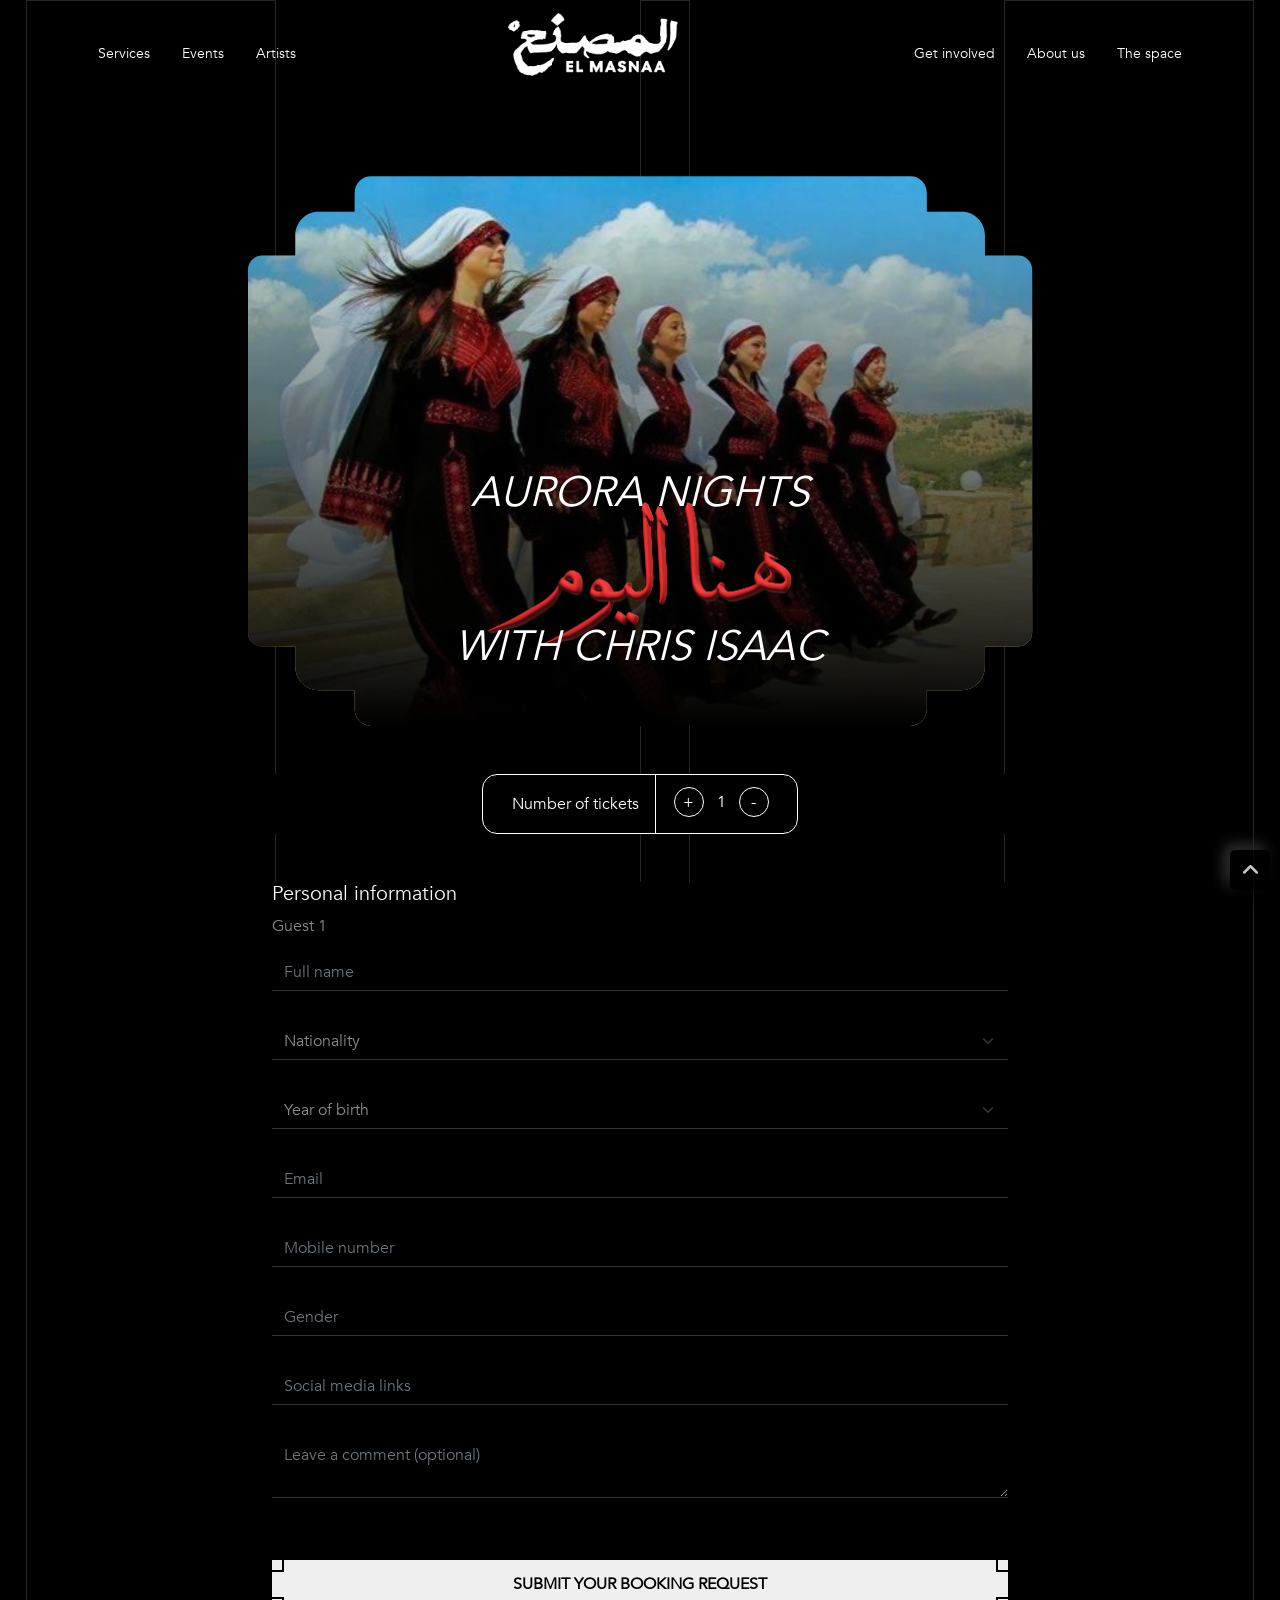
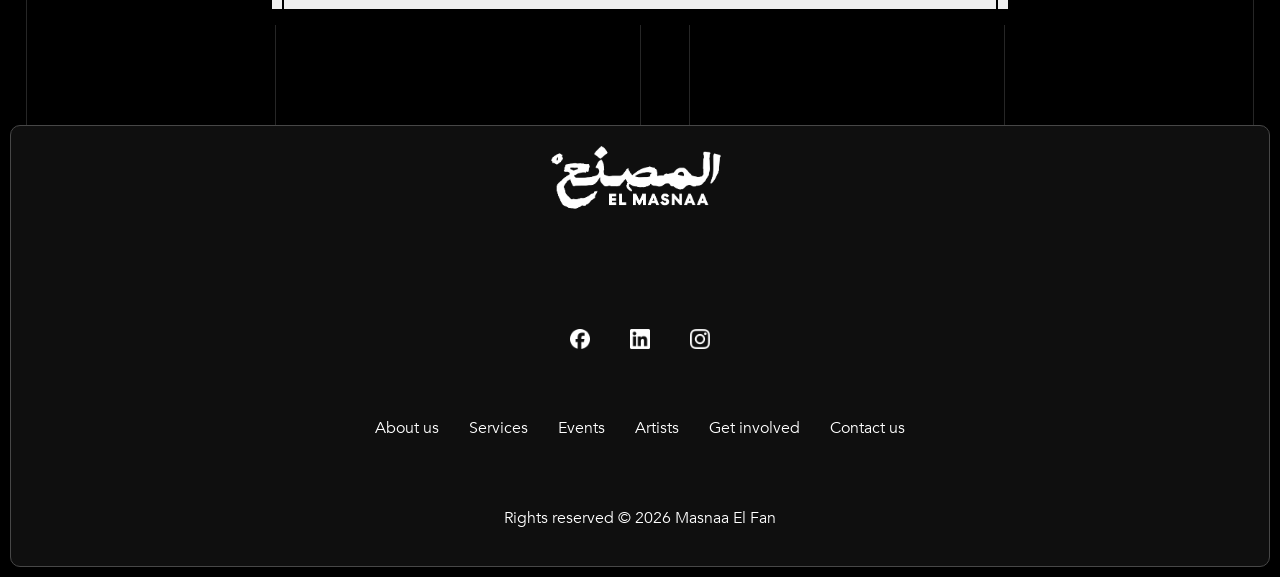
<file: booking.html>
<!doctype html>
<html lang="en">
    <head>
        <meta charset="UTF-8" />
        <meta http-equiv="X-UA-Compatible" content="IE=edge" />
        <meta name="viewport" content="width=device-width, initial-scale=1.0" />
        <title>Portofilio</title>
        <!-- bootstrap -->
        <link rel="stylesheet" href="css/all.min.css" />
        <link rel="stylesheet" href="css/bootstrap.min.css" />
        <!-- owl carousel -->
        <link rel="stylesheet" href="css/owl.carousel.min.css" />
        <link rel="stylesheet" href="css/owl.theme.default.min.css" />

        <link rel="stylesheet" href="css/animate.css" />

        <link rel="preconnect" href="https://fonts.googleapis.com" />
        <link rel="preconnect" href="https://fonts.gstatic.com" crossorigin />
        <link
            href="https://fonts.googleapis.com/css2?family=Cairo:wght@200..1000&family=Montserrat:ital,wght@0,100..900;1,100..900&family=STIX+Two+Text:ital,wght@0,400..700;1,400..700&family=Train+One&display=swap"
            rel="stylesheet" />

        <link rel="stylesheet" href="css/style.css" />
    </head>
    <body class="vector">
        <div class="line"></div>
        <!-- <div class="loader">
        <img src="image/load.gif">
    </div> -->
        <div class="">
            <!-- nav bar -->
            <nav class="navbar navbar-expand-lg d-lg-none d-block">
                <div class="container">
                    <a class="navbar-brand" href="index.html">
                        <img
                            src="image/logo.png"
                            alt="logo"
                            class="logo"
                            style="height: 60px" />
                    </a>
                    <button
                        class="navbar-toggler"
                        style="color: white;"
                        type="button"
                        data-bs-toggle="collapse"
                        data-bs-target="#navbarSupportedContent"
                        aria-controls="navbarSupportedContent"
                        aria-expanded="false"
                        aria-label="Toggle navigation">
                        <i class="fa-solid fa-bars"></i>
                    </button>
                    <div class="collapse navbar-collapse"
                        id="navbarSupportedContent">
                        <ul class="navbar-nav ms-auto mb-2 mb-lg-0">
                            <li class="nav-item">
                                <a
                                    class="nav-link p-lg-3"
                                    aria-current="page"
                                    href="involved.html">Get involved</a>
                            </li>
                            <li class="nav-item">
                                <a class="nav-link p-lg-3"
                                    href="about.html">About us</a>
                            </li>
                            <li class="nav-item">
                                <a class="nav-link p-lg-3" href="space.html">The
                                    space</a>
                            </li>
                            <li class="nav-item">
                                <a class="nav-link p-lg-3"
                                    href="service.html">Services</a>
                            </li>
                            <li class="nav-item">
                                <a class="nav-link p-lg-3"
                                    href="event.html">Events</a>
                            </li>
                            <li class="nav-item">
                                <a class="nav-link p-lg-3"
                                    href="artist.html">Artists</a>
                            </li>
                        </ul>
                    </div>
                </div>
            </nav>
            <nav class="navbar navbar-expand-lg d-none d-lg-block">
                <div class="container">
                    <ul class="navbar-nav">
                        <li class="nav-item">
                            <a class="nav-link p-lg-3"
                                href="service.html">Services</a>
                        </li>
                        <li class="nav-item">
                            <a class="nav-link p-lg-3"
                                href="event.html">Events</a>
                        </li>
                        <li class="nav-item">
                            <a class="nav-link p-lg-3"
                                href="artist.html">Artists</a>
                        </li>
                    </ul>
                    <a class="navbar-brand" href="index.html">
                        <img
                            src="image/logo.png"
                            alt="logo"
                            class="logo"
                            style="height: 80px" />
                    </a>
                    <ul class="navbar-nav">
                        <li class="nav-item">
                            <a
                                class="nav-link p-lg-3"
                                aria-current="page"
                                href="involved.html">Get involved</a>
                        </li>
                        <li class="nav-item">
                            <a class="nav-link p-lg-3"
                                href="about.html">About us</a>
                        </li>
                        <li class="nav-item">
                            <a class="nav-link p-lg-3" href="space.html">The
                                space</a>
                        </li>
                    </ul>

                </div>
            </nav>
        </div>

        <div style="margin-bottom: 100px;">
            <div class="container">
                <div class="bg-ticket d-flex justify-content-center align-items-end">
                    <div class="title-event pb-5">
                    <h1>
                        AURORA NIGHTS
                    </h1>
                    <div class="d-flex justify-content-center">
                        <img src="image/title-event.png" alt="no-image" style="height: 145px; margin: -22px 0;">
                    </div>
                     <h1>
                        with chris isaac
                    </h1>
                </div>
                </div>
                <div class="row">
                    <div class="col-lg-2 col-12"></div>
                    <div class="col-lg-8 col-12">
                          <div class="ticket mt-5 d-flex justify-content-center">
                    <div class="num-ticket">
                        <p class="text-white mb-0">Number of  tickets</p>
                        <div class="incr-decr-number d-flex">
                        <input type="button" value="+" class="inc">
                        <input type="text" value="1" class="input-field">
                        <input type="button" value="-" class="dec">
                      </div>
                    </div>
                </div>
                        <div class="ticket mt-5">
                            <h5 class="text-white">Personal information</h5>
                            <p style="color: #898989;">Guest 1</p>
                    <form class="row g-3">
                                    <div class="col-12 mb-3">
                                        <input type="text" class="form-control"
                                            id="validationDefault01"
                                            placeholder="Full name" required>
                                    </div>
                                    <div class="col-md-12 mb-3">
                                        <select class="form-select"
                                            id="validationDefault04" required>
                                            <option selected disabled
                                                value>Nationality</option>
                                            <option>...</option>
                                        </select>
                                    </div>
                                    <div class="col-md-12 mb-3">
                                        <select class="form-select"
                                            id="validationDefault044" required>
                                            <option selected disabled
                                                value>Year of birth</option>
                                            <option>...</option>
                                        </select>
                                    </div>
                                    <div class="col-md-12 mb-3">
                                        <input type="email" class="form-control"
                                            id="validationDefault03"
                                            placeholder="Email" required>
                                    </div>
                                    <div class="col-md-12 mb-3">
                                        <input type="tel" class="form-control"
                                            id="validationDefault04"
                                            placeholder="Mobile number"
                                            required>
                                    </div>
                                    <div class="col-12 mb-3">
                                        <input type="text" class="form-control"
                                            id="validationDefault01"
                                            placeholder="Gender" required>
                                    </div>
                                    <div class="col-12 mb-3">
                                        <input type="text" class="form-control"
                                            id="validationDefault01"
                                            placeholder="Social media links" required>
                                    </div>
                                    <div class="col-md-12 mb-3">
                                        <textarea class="form-control"
                                            id="validationTextarea"
                                            placeholder="Leave a comment (optional)"
                                            required></textarea>
                                    </div>
                                    <div class="col-12 mb-3">

                                        <button class="custom-btn w-100"
                                            type="submit">
                                            <span>Submit your booking
                                                request</span>
                                        </button>
                                    </div>
                                </form>
                </div>
                    </div>
                    <div class="col-lg-2 col-12"></div>
                </div>
            </div>
        </div>

        <div class="footer">
            <div class="container">
                <div class="d-flex justify-content-center wow fadeIn"
                    data-wow-duration="2s" data-wow-offset="200">
                    <img src="image/logo.png" style="height: 80px;" alt="Logo">
                </div>
                <div class="d-flex justify-content-center"
                    style="margin-top: 100px;">
                    <ul class="social-media" style="gap: 40px;">
                        <li>
                            <img src="image/facebook.png"
                                alt="Facebook"
                                style="height: 20px; width: 20px;" />
                        </li>
                        <li>
                            <img src="image/linkedin.png"
                                alt="LinkedIn"
                                style="height: 20px; width: 20px;" />
                        </li>
                        <li>
                            <img src="image/instgram.png"
                                alt="Instagram"
                                style="height: 20px; width: 20px;" />
                        </li>
                    </ul>
                </div>
                <div style="margin: 50px 0;"
                    class="d-flex flex-wrap justify-content-center">
                    <ul class="link-footer">
                        <li>
                            <a href="about.html">
                                About us
                            </a>
                        </li>
                        <li>
                            <a href="service.html">
                                Services
                            </a>
                        </li>
                        <li>
                            <a href="event.html">
                                Events
                            </a>
                        </li>
                        <li>
                            <a href="artist.html">
                                Artists
                            </a>
                        </li>
                        <li>
                            <a href="involved.html">
                                Get involved
                            </a>
                        </li>
                        <li>
                            <a href="contact.html">
                                Contact us
                            </a>
                        </li>
                    </ul>
                </div>
            </div>
            <p class="text-center text-white">
                Rights reserved © 2026 Masnaa El Fan
            </p>
        </div>

        <!-- scroll to top -->
        <a href="#" class="scroll-top">
            <div class="top">
                <i class="fa-solid fa-angle-up fa-lg"></i>
            </div>
        </a>

        <script src="js/bootstrap.bundle.min.js"></script>
        <script src="js/all.min.js"></script>

        <script src="js/jquery-1.10.1.min.js"></script>
        <script src="js/owl.carousel.min.js"></script>

        <script src="js/main.js"></script>

        <script src="js/wow.min.js"></script>

        <script>
      new WOW().init();
      </script>

      <script>
        // increment & decrement number in cart page

var incrementButton = document.getElementsByClassName('inc');
var decrementButton = document.getElementsByClassName('dec');

// increment
for(var i = 0; i < incrementButton.length; i++){
    var button = incrementButton[i];
    button.addEventListener('click', function(e){

        var buttonClicked = e.target;
        var inputField = buttonClicked.parentElement.children[1];
        var inputValue = inputField.value;
        var newValue = parseInt(inputValue) + 1;
        inputField.value = newValue;
        // console.log(newValue);
    });
}

// decrement
for(var i = 0; i < decrementButton.length; i++){
    var button = decrementButton[i];
    button.addEventListener('click', function(e){

        var buttonClicked = e.target;
        var inputField = buttonClicked.parentElement.children[1];
        var inputValue = inputField.value;
        var newValue = parseInt(inputValue) - 1;
        // condition not negative number
        if(newValue > 0){
            inputField.value = newValue;
        }else{
            inputField.value = 1;
        }
        });
}

      </script>
    </body>
</html>
</file>
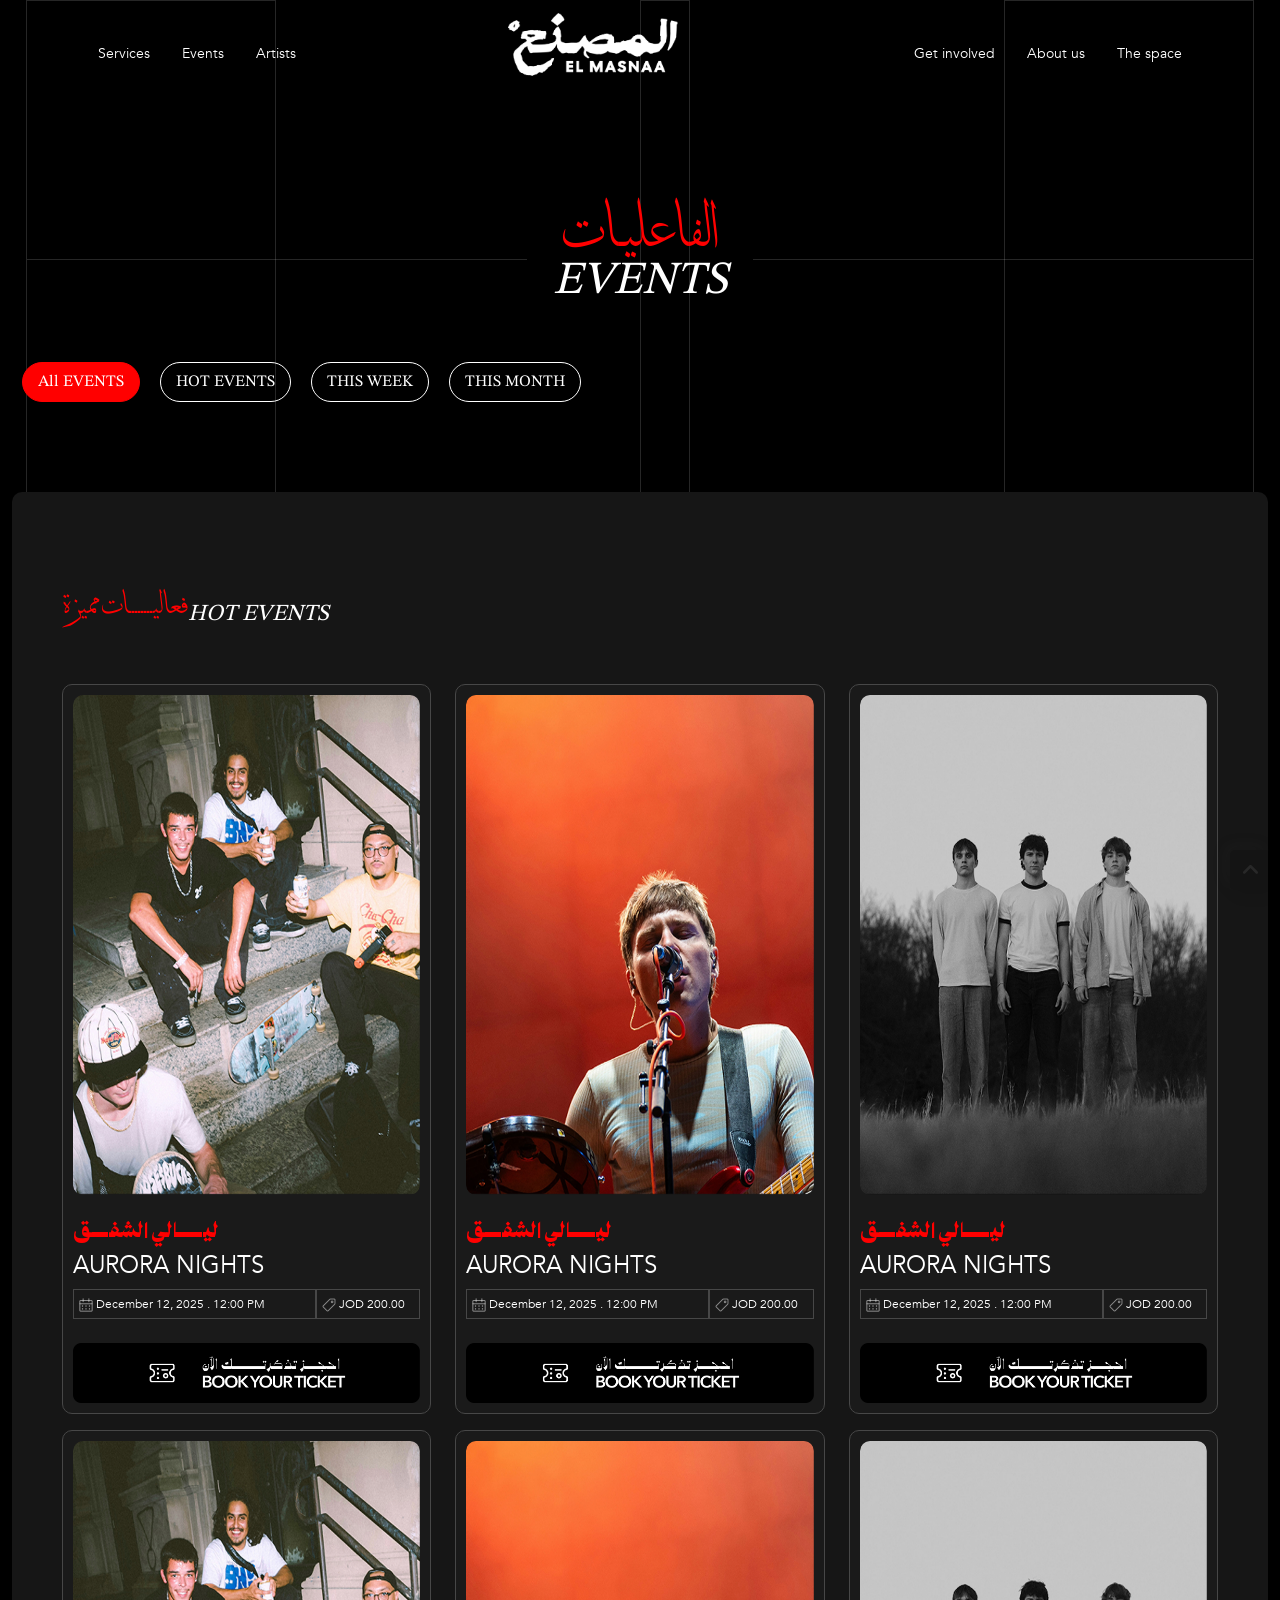
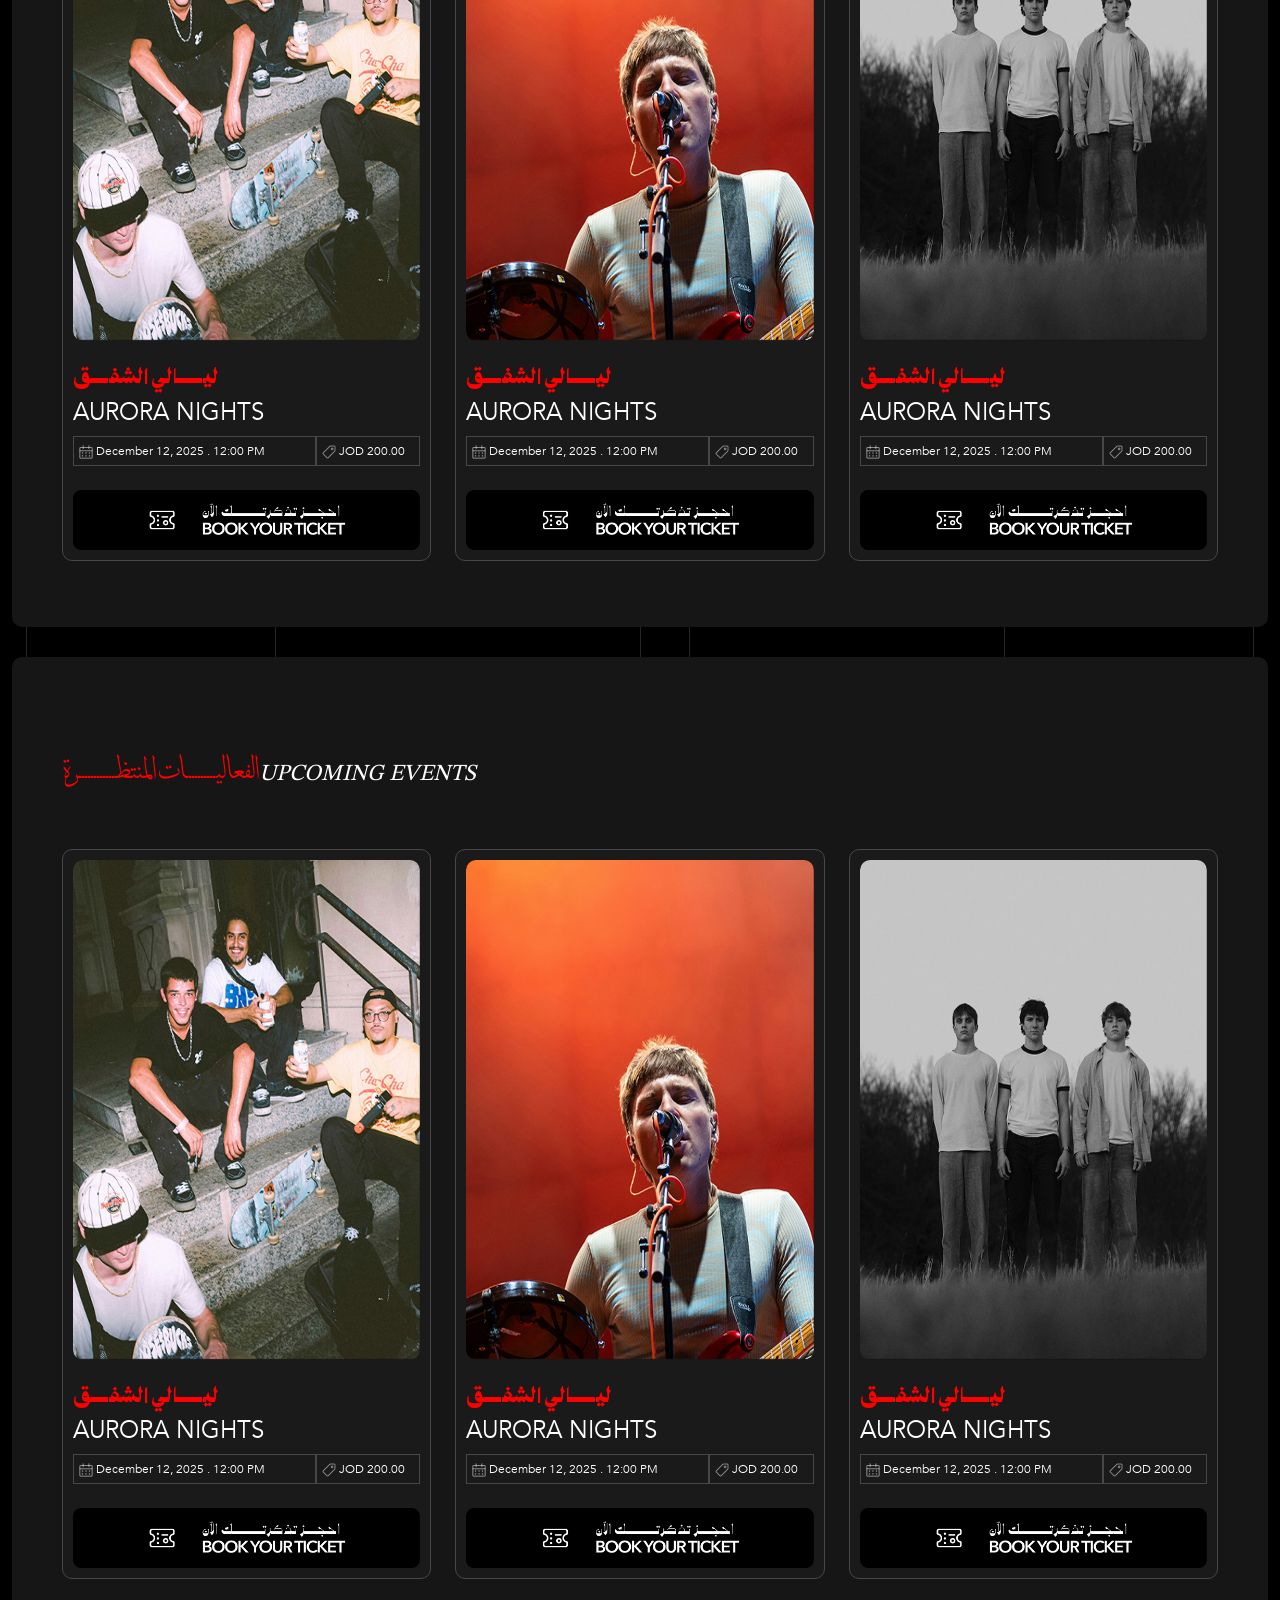
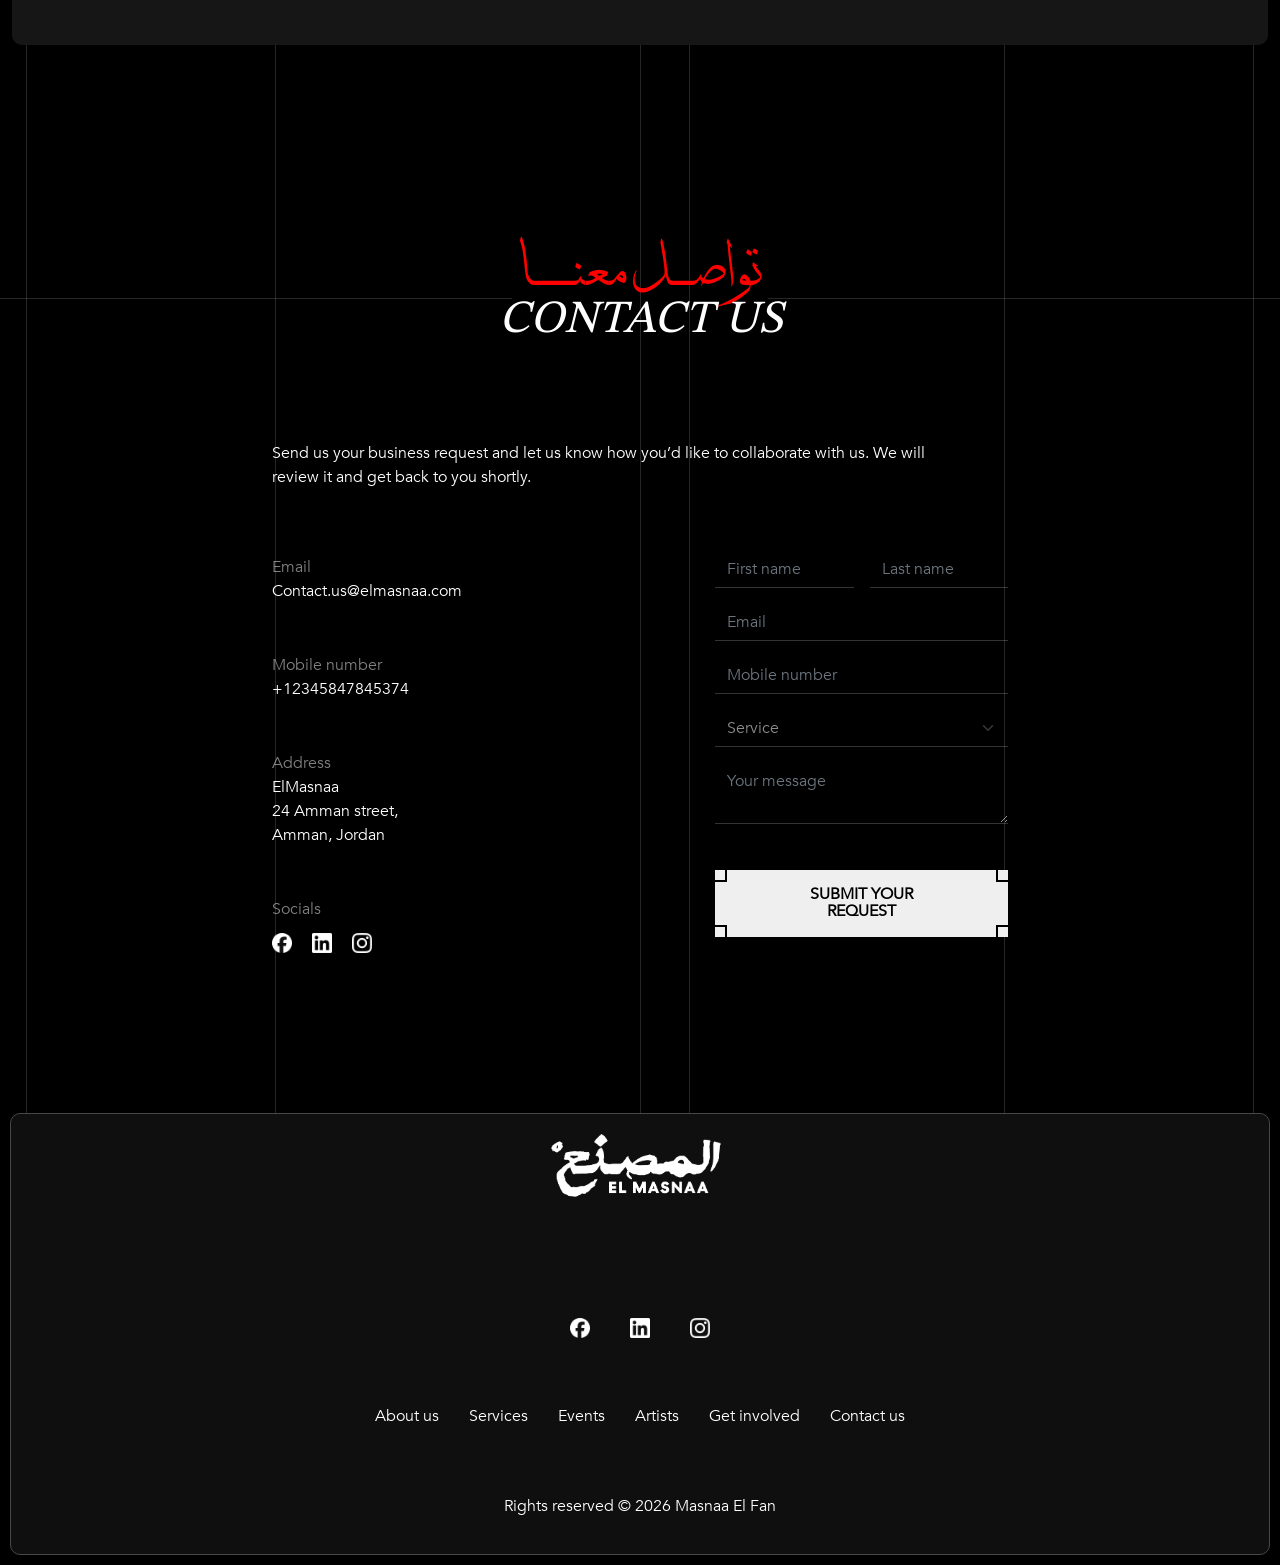
<file: event.html>
<!doctype html>
<html lang="en">
    <head>
        <meta charset="UTF-8" />
        <meta http-equiv="X-UA-Compatible" content="IE=edge" />
        <meta name="viewport" content="width=device-width, initial-scale=1.0" />
        <title>Portofilio</title>
        <!-- bootstrap -->
        <link rel="stylesheet" href="css/all.min.css" />
        <link rel="stylesheet" href="css/bootstrap.min.css" />
        <!-- owl carousel -->
        <link rel="stylesheet" href="css/owl.carousel.min.css" />
        <link rel="stylesheet" href="css/owl.theme.default.min.css" />

        <link rel="stylesheet" href="css/animate.css" />

        <link rel="preconnect" href="https://fonts.googleapis.com" />
        <link rel="preconnect" href="https://fonts.gstatic.com" crossorigin />
        <link
            href="https://fonts.googleapis.com/css2?family=Cairo:wght@200..1000&family=Montserrat:ital,wght@0,100..900;1,100..900&family=STIX+Two+Text:ital,wght@0,400..700;1,400..700&family=Train+One&display=swap"
            rel="stylesheet" />

        <link rel="stylesheet" href="css/style.css" />
    </head>
    <body class="vector">
                <div class="line"></div>
        <!-- <div class="loader">
        <img src="image/load.gif">
    </div> -->
        <div>
            <!-- nav bar -->
           <nav class="navbar navbar-expand-lg d-lg-none d-block">
                <div class="container">
                    <a class="navbar-brand" href="index.html">
                        <img
                            src="image/logo.png"
                            alt="logo"
                            class="logo"
                            style="height: 60px" />
                    </a>
                    <button
                        class="navbar-toggler"
                        style="color: white;"
                        type="button"
                        data-bs-toggle="collapse"
                        data-bs-target="#navbarSupportedContent"
                        aria-controls="navbarSupportedContent"
                        aria-expanded="false"
                        aria-label="Toggle navigation">
                        <i class="fa-solid fa-bars"></i>
                    </button>
                    <div class="collapse navbar-collapse"
                        id="navbarSupportedContent">
                        <ul class="navbar-nav ms-auto mb-2 mb-lg-0">
                            <li class="nav-item">
                                <a
                                    class="nav-link p-lg-3"
                                    aria-current="page"
                                    href="involved.html">Get involved</a>
                            </li>
                            <li class="nav-item">
                                <a class="nav-link p-lg-3"
                                    href="about.html">About us</a>
                            </li>
                            <li class="nav-item">
                                <a class="nav-link p-lg-3" href="space.html">The
                                    space</a>
                            </li>
                            <li class="nav-item">
                                <a class="nav-link p-lg-3"
                                    href="service.html">Services</a>
                            </li>
                            <li class="nav-item">
                                <a class="nav-link p-lg-3"
                                    href="event.html">Events</a>
                            </li>
                            <li class="nav-item">
                                <a class="nav-link p-lg-3"
                                    href="artist.html">Artists</a>
                            </li>
                        </ul>
                    </div>
                </div>
            </nav>
            <nav class="navbar navbar-expand-lg d-none d-lg-block">
                <div class="container">
                    <ul class="navbar-nav">
                            <li class="nav-item">
                                <a class="nav-link p-lg-3"
                                    href="service.html">Services</a>
                            </li>
                            <li class="nav-item">
                                <a class="nav-link p-lg-3"
                                    href="event.html">Events</a>
                            </li>
                            <li class="nav-item">
                                <a class="nav-link p-lg-3"
                                    href="artist.html">Artists</a>
                            </li>
                        </ul>
                    <a class="navbar-brand" href="index.html">
                        <img
                            src="image/logo.png"
                            alt="logo"
                            class="logo"
                            style="height: 80px" />
                    </a>
                    <ul class="navbar-nav">
                            <li class="nav-item">
                                <a
                                    class="nav-link p-lg-3"
                                    aria-current="page"
                                    href="involved.html">Get involved</a>
                            </li>
                            <li class="nav-item">
                                <a class="nav-link p-lg-3"
                                    href="about.html">About us</a>
                            </li>
                            <li class="nav-item">
                                <a class="nav-link p-lg-3" href="space.html">The
                                    space</a>
                            </li>
                        </ul>
                   
                </div>
            </nav>
        </div>

        <!-- get involved -->
        <div class="padding-100 event2">
            <div class="container-fluid">
                <div class="main-title wow fadeIn mb-5" data-wow-duration="2s" data-wow-offset="200">
                    <h1 class="color-red text-center"> الفاعليـات</h1>
                    <h3 class="text-center text-white">events</h3>
                </div>

                <ul class="event-list list-unstyled d-flex flex-wrap wow bounceInLeft" data-wow-duration="2s" data-wow-offset="200">
                <li data-list=".all" class="active">All EVENTS</li>
                <li data-list=".hot">HOT EVENTS</li>
                <li data-list=".week">THIS WEEK</li>
                <li data-list=".month">THIS MONTH</li>
              </ul>

                <div style="background-color:#161616; padding: 50px; border-radius: 10px;">
                    <div class="mb-5 mt-5 d-flex wow fadeIn" data-wow-duration="2s" data-wow-offset="200">
                    <h1 class="color-red font-ar"> فعاليــــــــات مميزة</h1>
                    <h3 class="text-white d-flex align-items-center font-en" style="margin-top: 10px;">HOT EVENTS</h3>
                </div>
                   <div class="row">
                    <div class="col-lg-4 col-md-6 col-12 mb-3">
                        <a href="event-details.html" class="text-decoration-none">
                            <div class="card-event wow bounceInUp"
                            data-wow-duration="2s" data-wow-offset="200">
                            <img
                                src="image/event1.png"
                                alt="Event 1"
                                class="img-fluid"
                                style="height: 500px; width: 100%; border-radius: 10px" />
                            <h4 class="color-red title-ar mt-4">ليــــــالي الشفــــق</h4>
                            <h4 class="text-white title-en">AURORA NIGHTS</h4>
                            <div class="data-event">
                                <ul>
                                    <li style="width: 70%;">
                                        <img
                                            src="image/Calendar-3--Streamline-Ultimate.png"
                                            alt="Icon 1"
                                            class="img-fluid"
                                            style="height: 14px" />
                                        December 12, 2025 . 12:00 PM
                                    </li>
                                    <li style="width: 30%;">
                                        <img
                                            src="image/Tags--Streamline-Ultimate.png"
                                            alt="Icon 1"
                                            class="img-fluid"
                                            style="height: 14px" />
                                        JOD 200.00
                                    </li>
                                </ul>
                            </div>
                            <img src="image/btn.png" alt="Event 1"
                                class="img-fluid mt-2" />
                        </div>
                        </a>
                    </div>
                    <div class="col-lg-4 col-md-6 col-12 mb-3">
                        <a href="event-details.html" class="text-decoration-none">
                            <div class="card-event wow bounceInUp"
                            data-wow-duration="2s" data-wow-delay="0.5s"
                            data-wow-offset="200">
                            <img
                                src="image/event2.png"
                                alt="Event 1"
                                class="img-fluid"
                                style="height: 500px; width: 100%; border-radius: 10px" />
                            <h4 class="color-red title-ar mt-4">ليــــــالي الشفــــق</h4>
                            <h4 class="text-white title-en">AURORA NIGHTS</h4>
                            <div class="data-event">
                                <ul>
                                    <li style="width: 70%;">
                                        <img
                                            src="image/Calendar-3--Streamline-Ultimate.png"
                                            alt="Icon 1"
                                            class="img-fluid"
                                            style="height: 14px" />
                                        December 12, 2025 . 12:00 PM
                                    </li>
                                    <li style="width: 30%;">
                                        <img
                                            src="image/Tags--Streamline-Ultimate.png"
                                            alt="Icon 1"
                                            class="img-fluid"
                                            style="height: 14px" />
                                        JOD 200.00
                                    </li>
                                </ul>
                            </div>
                            <img src="image/btn.png" alt="Event 1"
                                class="img-fluid mt-2" />
                        </div>
                        </a>
                    </div>
                    <div class="col-lg-4 col-md-6 col-12 mb-3">
                        <a href="event-details.html" class="text-decoration-none">
                            <div class="card-event wow bounceInUp"
                            data-wow-duration="2s" data-wow-delay="1s"
                            data-wow-offset="200">
                            <img
                                src="image/event3.png"
                                alt="Event 1"
                                class="img-fluid"
                                style="height: 500px; width: 100%; border-radius: 10px" />
                            <h4 class="color-red title-ar mt-4">ليــــــالي الشفــــق</h4>
                            <h4 class="text-white title-en">AURORA NIGHTS</h4>
                            <div class="data-event">
                                <ul>
                                    <li style="width: 70%;">
                                        <img
                                            src="image/Calendar-3--Streamline-Ultimate.png"
                                            alt="Icon 1"
                                            class="img-fluid"
                                            style="height: 14px" />
                                        December 12, 2025 . 12:00 PM
                                    </li>
                                    <li style="width: 30%;">
                                        <img
                                            src="image/Tags--Streamline-Ultimate.png"
                                            alt="Icon 1"
                                            class="img-fluid"
                                            style="height: 14px" />
                                        JOD 200.00
                                    </li>
                                </ul>
                            </div>
                            <img src="image/btn.png" alt="Event 1"
                                class="img-fluid mt-2" />
                        </div>
                        </a>
                    </div>
                    <div class="col-lg-4 col-md-6 col-12 mb-3">
                        <a href="event-details.html" class="text-decoration-none">
                            <div class="card-event wow bounceInUp"
                            data-wow-duration="2s" data-wow-offset="200">
                            <img
                                src="image/event1.png"
                                alt="Event 1"
                                class="img-fluid"
                                style="height: 500px; width: 100%; border-radius: 10px" />
                            <h4 class="color-red title-ar mt-4">ليــــــالي الشفــــق</h4>
                            <h4 class="text-white title-en">AURORA NIGHTS</h4>
                            <div class="data-event">
                                <ul>
                                    <li style="width: 70%;">
                                        <img
                                            src="image/Calendar-3--Streamline-Ultimate.png"
                                            alt="Icon 1"
                                            class="img-fluid"
                                            style="height: 14px" />
                                        December 12, 2025 . 12:00 PM
                                    </li>
                                    <li style="width: 30%;">
                                        <img
                                            src="image/Tags--Streamline-Ultimate.png"
                                            alt="Icon 1"
                                            class="img-fluid"
                                            style="height: 14px" />
                                        JOD 200.00
                                    </li>
                                </ul>
                            </div>
                            <img src="image/btn.png" alt="Event 1"
                                class="img-fluid mt-2" />
                        </div>
                        </a>
                    </div>
                    <div class="col-lg-4 col-md-6 col-12 mb-3">
                        <a href="event-details.html" class="text-decoration-none">
                            <div class="card-event wow bounceInUp"
                            data-wow-duration="2s" data-wow-delay="0.5s"
                            data-wow-offset="200">
                            <img
                                src="image/event2.png"
                                alt="Event 1"
                                class="img-fluid"
                                style="height: 500px; width: 100%; border-radius: 10px" />
                            <h4 class="color-red title-ar mt-4">ليــــــالي الشفــــق</h4>
                            <h4 class="text-white title-en">AURORA NIGHTS</h4>
                            <div class="data-event">
                                <ul>
                                    <li style="width: 70%;">
                                        <img
                                            src="image/Calendar-3--Streamline-Ultimate.png"
                                            alt="Icon 1"
                                            class="img-fluid"
                                            style="height: 14px" />
                                        December 12, 2025 . 12:00 PM
                                    </li>
                                    <li style="width: 30%;">
                                        <img
                                            src="image/Tags--Streamline-Ultimate.png"
                                            alt="Icon 1"
                                            class="img-fluid"
                                            style="height: 14px" />
                                        JOD 200.00
                                    </li>
                                </ul>
                            </div>
                            <img src="image/btn.png" alt="Event 1"
                                class="img-fluid mt-2" />
                        </div>
                        </a>
                    </div>
                    <div class="col-lg-4 col-md-6 col-12 mb-3">
                        <a href="event-details.html" class="text-decoration-none">
                            <div class="card-event wow bounceInUp"
                            data-wow-duration="2s" data-wow-delay="1s"
                            data-wow-offset="200">
                            <img
                                src="image/event3.png"
                                alt="Event 1"
                                class="img-fluid"
                                style="height: 500px; width: 100%; border-radius: 10px" />
                            <h4 class="color-red title-ar mt-4">ليــــــالي الشفــــق</h4>
                            <h4 class="text-white title-en">AURORA NIGHTS</h4>
                            <div class="data-event">
                                <ul>
                                    <li style="width: 70%;">
                                        <img
                                            src="image/Calendar-3--Streamline-Ultimate.png"
                                            alt="Icon 1"
                                            class="img-fluid"
                                            style="height: 14px" />
                                        December 12, 2025 . 12:00 PM
                                    </li>
                                    <li style="width: 30%;">
                                        <img
                                            src="image/Tags--Streamline-Ultimate.png"
                                            alt="Icon 1"
                                            class="img-fluid"
                                            style="height: 14px" />
                                        JOD 200.00
                                    </li>
                                </ul>
                            </div>
                            <img src="image/btn.png" alt="Event 1"
                                class="img-fluid mt-2" />
                        </div>
                        </a>
                    </div>
                </div>
                </div>

                <div style="background-color:#161616; padding: 50px; border-radius: 10px; margin-top: 30px;">
                    <div class="mb-5 mt-5 d-flex wow fadeIn" data-wow-duration="2s" data-wow-offset="200">
                    <h1 class="color-red font-ar"> الفعاليــــــــــات المنتظــــــــــــرة</h1>
                    <h3 class="text-white d-flex align-items-center font-en"> Upcoming EVENTS</h3>
                </div>
                    <div class="row">
                   <div class="col-lg-4 col-md-6 col-12 mb-3">
                        <a href="event-details.html" class="text-decoration-none">
                            <div class="card-event wow bounceInUp"
                            data-wow-duration="2s" data-wow-offset="200">
                            <img
                                src="image/event1.png"
                                alt="Event 1"
                                class="img-fluid"
                                style="height: 500px; width: 100%; border-radius: 10px" />
                            <h4 class="color-red title-ar mt-4">ليــــــالي الشفــــق</h4>
                            <h4 class="text-white title-en">AURORA NIGHTS</h4>
                            <div class="data-event">
                                <ul>
                                    <li style="width: 70%;">
                                        <img
                                            src="image/Calendar-3--Streamline-Ultimate.png"
                                            alt="Icon 1"
                                            class="img-fluid"
                                            style="height: 14px" />
                                        December 12, 2025 . 12:00 PM
                                    </li>
                                    <li style="width: 30%;">
                                        <img
                                            src="image/Tags--Streamline-Ultimate.png"
                                            alt="Icon 1"
                                            class="img-fluid"
                                            style="height: 14px" />
                                        JOD 200.00
                                    </li>
                                </ul>
                            </div>
                            <img src="image/btn.png" alt="Event 1"
                                class="img-fluid mt-2" />
                        </div>
                        </a>
                    </div>
                    <div class="col-lg-4 col-md-6 col-12 mb-3">
                        <a href="event-details.html" class="text-decoration-none">
                            <div class="card-event wow bounceInUp"
                            data-wow-duration="2s" data-wow-delay="0.5s"
                            data-wow-offset="200">
                            <img
                                src="image/event2.png"
                                alt="Event 1"
                                class="img-fluid"
                                style="height: 500px; width: 100%; border-radius: 10px" />
                            <h4 class="color-red title-ar mt-4">ليــــــالي الشفــــق</h4>
                            <h4 class="text-white title-en">AURORA NIGHTS</h4>
                            <div class="data-event">
                                <ul>
                                    <li style="width: 70%;">
                                        <img
                                            src="image/Calendar-3--Streamline-Ultimate.png"
                                            alt="Icon 1"
                                            class="img-fluid"
                                            style="height: 14px" />
                                        December 12, 2025 . 12:00 PM
                                    </li>
                                    <li style="width: 30%;">
                                        <img
                                            src="image/Tags--Streamline-Ultimate.png"
                                            alt="Icon 1"
                                            class="img-fluid"
                                            style="height: 14px" />
                                        JOD 200.00
                                    </li>
                                </ul>
                            </div>
                            <img src="image/btn.png" alt="Event 1"
                                class="img-fluid mt-2" />
                        </div>
                        </a>
                    </div>
                    <div class="col-lg-4 col-md-6 col-12 mb-3">
                        <a href="event-details.html" class="text-decoration-none">
                            <div class="card-event wow bounceInUp"
                            data-wow-duration="2s" data-wow-delay="1s"
                            data-wow-offset="200">
                            <img
                                src="image/event3.png"
                                alt="Event 1"
                                class="img-fluid"
                                style="height: 500px; width: 100%; border-radius: 10px" />
                            <h4 class="color-red title-ar mt-4">ليــــــالي الشفــــق</h4>
                            <h4 class="text-white title-en">AURORA NIGHTS</h4>
                            <div class="data-event">
                                <ul>
                                    <li style="width: 70%;">
                                        <img
                                            src="image/Calendar-3--Streamline-Ultimate.png"
                                            alt="Icon 1"
                                            class="img-fluid"
                                            style="height: 14px" />
                                        December 12, 2025 . 12:00 PM
                                    </li>
                                    <li style="width: 30%;">
                                        <img
                                            src="image/Tags--Streamline-Ultimate.png"
                                            alt="Icon 1"
                                            class="img-fluid"
                                            style="height: 14px" />
                                        JOD 200.00
                                    </li>
                                </ul>
                            </div>
                            <img src="image/btn.png" alt="Event 1"
                                class="img-fluid mt-2" />
                        </div>
                        </a>
                    </div>
                </div>
                </div>
            </div>
        </div>

        <!-- contact us -->

        <div class="padding-100 contact-section">
            <div class="container">
                <div class="main-title wow fadeIn mb-5" data-wow-duration="1s"
                    data-wow-offset="200">
                    <h1 class="color-red text-center">
                        تواصــــل معنــــــــا
                    </h1>
                    <h3 class="text-center text-white">
                        Contact us
                    </h3>
                </div>
                <div class="row wow bounceInUp" data-wow-duration="2s"
                    data-wow-offset="200">
                    <div class="col-lg-2 col-12"></div>
                    <div class="col-lg-8 col-12">
                        <p class="text-white p-contact"
                            style="margin-top: 50px;">
                            Send us your business request and let us know how
                            you’d like to collaborate with us. We will <br> review it
                            and get back to you shortly.
                        </p>
                        <div class="row">
                            <div class="col-lg-7 col-12">
                                <div class="contact-data">
                                    <p class="text-white">Email</p>
                                    <a
                                        href="mailto:Contact.us@elmasnaa.com">Contact.us@elmasnaa.com</a>
                                </div>
                                <div class="contact-data">
                                    <p class="text-white">Mobile number</p>
                                    <a
                                        href="tel:+12345847845374">+12345847845374</a>
                                </div>
                                <div class="contact-data">
                                    <p class="text-white">Address</p>
                                    <a class="text-white">
                                        ElMasnaa
                                        <br>
                                        24 Amman street,
                                        <br>
                                        Amman, Jordan
                                    </a>
                                </div>
                                <div class="contact-data">
                                    <p class="text-white mb-2">Socials</p>
                                    <ul class="social-media">
                                        <li>
                                            <img src="image/facebook.png"
                                                alt="Facebook"
                                                style="height: 20px; width: 20px;" />
                                        </li>
                                        <li>
                                            <img src="image/linkedin.png"
                                                alt="LinkedIn"
                                                style="height: 20px; width: 20px;" />
                                        </li>
                                        <li>
                                            <img src="image/instgram.png"
                                                alt="Instagram"
                                                style="height: 20px; width: 20px;" />
                                        </li>
                                    </ul>
                                </div>
                            </div>
                            <div class="col-lg-5 col-12">
                                <form class="row g-3" style="margin-top: 30px;">
                                    <div class="col-md-6 col-12">
                                        <input type="text" class="form-control"
                                            id="validationDefault01"
                                            placeholder="First name" required>
                                    </div>
                                    <div class="col-md-6 col-12">
                                        <input type="text" class="form-control"
                                            id="validationDefault02"
                                            placeholder="Last name" required>
                                    </div>
                                    <div class="col-md-12">
                                        <input type="email" class="form-control"
                                            id="validationDefault03"
                                            placeholder="Email" required>
                                    </div>
                                    <div class="col-md-12">
                                        <input type="tel" class="form-control"
                                            id="validationDefault04"
                                            placeholder="Mobile number"
                                            required>
                                    </div>
                                    <div class="col-md-12">
                                        <select class="form-select"
                                            id="validationDefault04" required>
                                            <option selected disabled
                                                value>Service</option>
                                            <option>...</option>
                                        </select>
                                    </div>
                                    <div class="col-md-12">
                                        <textarea class="form-control"
                                            id="validationTextarea"
                                            placeholder="Your message"
                                            required></textarea>
                                    </div>
                                    <div class="col-12">

                                        <button class="custom-btn w-100"
                                            type="submit">
                                            <span>Submit your
                                                request</span>
                                        </button>
                                    </div>
                                </form>
                            </div>
                        </div>
                    </div>
                    <div class="col-lg-2 col-12"></div>
                </div>
            </div>
        </div>

        <div class="footer">
            <div class="container">
                <div class="d-flex justify-content-center wow fadeIn"
                    data-wow-duration="2s" data-wow-offset="200">
                    <img src="image/logo.png" style="height: 80px;" alt="Logo">
                </div>
                <div class="d-flex justify-content-center"
                    style="margin-top: 100px;">
                    <ul class="social-media" style="gap: 40px;">
                        <li>
                            <img src="image/facebook.png"
                                alt="Facebook"
                                style="height: 20px; width: 20px;" />
                        </li>
                        <li>
                            <img src="image/linkedin.png"
                                alt="LinkedIn"
                                style="height: 20px; width: 20px;" />
                        </li>
                        <li>
                            <img src="image/instgram.png"
                                alt="Instagram"
                                style="height: 20px; width: 20px;" />
                        </li>
                    </ul>
                </div>
                <div style="margin: 50px 0;"
                    class="d-flex flex-wrap justify-content-center">
                    <ul class="link-footer">
                        <li>
                            <a href="about.html">
                                About us
                            </a>
                        </li>
                        <li>
                            <a href="service.html">
                                Services
                            </a>
                        </li>
                        <li>
                            <a href="event.html">
                                Events
                            </a>
                        </li>
                        <li>
                            <a href="artist.html">
                                Artists
                            </a>
                        </li>
                        <li>
                            <a href="involved.html">
                                Get involved
                            </a>
                        </li>
                        <li>
                            <a href="contact.html">
                                Contact us
                            </a>
                        </li>
                    </ul>
                </div>
                </div>
                <p class="text-center text-white">
                    Rights reserved © 2026 Masnaa El Fan
                </p>
            </div>

        <!-- scroll to top -->
        <a href="#" class="scroll-top">
            <div class="top">
                <i class="fa-solid fa-angle-up fa-lg"></i>
            </div>
        </a>

        <script src="js/jquery-1.10.1.min.js"></script>
        <script src="js/owl.carousel.min.js"></script>

        <script src="js/main.js"></script>

        <script src="js/bootstrap.bundle.min.js"></script>
        <script src="js/all.min.js"></script>

        <script src="js/wow.min.js"></script>

        <script>
      new WOW().init();
      </script>
    </body>
</html>
</file>
<file: css/style.css>
:root {
  --main-color: #ff0000;
  --gray-color: #7b7d7f;
  --black-color: #000000;
}

@font-face {
  font-family: Momken;
  src: url("../fonts/Arb/alfont_com_zainpcv2-VFmobmadd.ttf");
}
@font-face {
  font-family: Tahoma;
  src: url("../fonts/Arb/SecondaryFontTahoma.ttf");
}
@font-face {
  font-family: Thuluth;
  src: url("../fonts/Arb/StylingFontAThuluth.ttf");
}
@font-face {
  font-family: STIXTwoText;
  src: url("../fonts/Eng/PrimaryFont/STIXTwoText.ttf");
}
@font-face {
  font-family: STIXTwoTextItalic;
  src: url("../fonts/Eng/PrimaryFont/STIXTwoTextItalic.ttf");
}
@font-face {
  font-family: Avenir;
  src: url("../fonts/Eng/SecondaryFont/Avenir.ttc");
}
@font-face {
  font-family: AvenirNext;
  src: url("../fonts/Eng/SecondaryFont/Avenir.ttc");
}

body {
  font-family: Avenir;
  background-color: var(--black-color);
  font-weight: normal;
}
.font-ar {
  font-family: Thuluth;
  font-weight: 400;
  font-size: 31px;
}
.font-en {
  font-family: STIXTwoText;
  font-weight: 400;
  font-style: Italic;
  font-size: 23px;
  text-transform: uppercase;
}
.title {
  text-transform: uppercase;
  color: white;
}
.font-card {
  font-family: Avenir;
  font-size: 15px;
  text-align: center;
}
.padding-100 {
  padding: 100px 0;
}
.loader {
  width: 100%;
  height: 100vh;
  background-color: white;
  z-index: 10000;
  position: fixed;
  display: flex;
  justify-content: center;
  align-items: center;
}

.color-red {
  color: var(--main-color);
}

/* landing */
.landing-event-details {
  background-image: url("../image/Frame120.png");
  background-size: cover;
  background-position: center;
  height: 1000px;
  position: relative;
}
.landing {
  width: 100%;
  height: 850px;
  position: relative;
}
.slider {
  position: absolute;
  top: 0;
  left: 0;
  width: 100%;
  /* z-index: -3; */
}
.carousel {
  height: 850px;
}
.carousel-item img {
  height: 850px;
  object-fit: cover;
}
.carousel-caption {
  bottom: 15%;
}

/* start scroll to top */
.scroll-top {
  background-color: black;
  color: white;
  width: 40px;
  height: 40px;
  border-radius: 5px;
  box-shadow:
    #000000 5px 5px 15px,
    #4d4d4d -5px -5px 15px;
  position: fixed;
  bottom: 10px;
  right: 10px;
  display: none;
  transition: 0.3s ease;
}
.top {
  width: 40px;
  height: 40px;
  display: flex;
  justify-content: center;
  align-items: center;
}
.scroll-top:hover {
  background-color: #131419;
  color: white;
}
/* end scroll to top */

/* start navbar */
.navbar {
  z-index: 999;
}
.fixed-top {
  background-color: rgb(38, 38, 38, 0.7);
}
.navbar-brand {
  color: var(--black-color);
}
.navbar-brand:hover {
  color: var(--black-color);
}
.nav-link {
  color: white;
  font-family: Avenir;
  font-weight: normal;
  font-size: 14px;
  font-weight: 400;
}
.nav-link:hover,
.nav-link.active {
  color: var(--main-color);
}
/* end navbar */

/* start landing */

.section-about {
  width: 40px;
  height: 60px;
  border-radius: 50px;
  border: 2px solid white;
  box-shadow:
    #000000 3px 3px 8px,
    #4d4d4d -1px -1px 4px;
  position: absolute;
  bottom: 0;
  left: 50%;
  margin-bottom: 60px;
  display: flex;
  justify-content: center;
  align-items: flex-end;
  z-index: 999;
}
.animation {
  width: 4px;
  height: 12px;
  border-radius: 50px;
  background-color: white;
  margin-bottom: 10px;
  animation-name: Moving;
  animation-duration: 0.9s;
  animation-iteration-count: infinite;
  animation-timing-function: linear;
}
@keyframes Moving {
  from {
    transform: translatey(0px);
  }
  to {
    transform: translatey(-5px);
  }
}

.color-red-banner {
  color: var(--main-color);
  font-family: Momken;
  font-weight: 400;
  font-size: 68px;
  line-height: 75%;
  letter-spacing: 0%;
  text-align: center;
  text-transform: uppercase;
}
.color-white-banner {
  color: white;
  font-family: STIXTwoText;
  font-weight: 400;
  font-style: Italic;
  font-size: 54px;
  line-height: 94%;
  letter-spacing: -4%;
  text-align: center;
  text-transform: uppercase;
}
/* end landing */
.title-about-ar {
  font-family: Thuluth;
  font-weight: 400;
  font-size: 30px;
  line-height: 107%;
  letter-spacing: 0%;
  text-align: center;
  text-transform: uppercase;
}

.title-about-en {
  font-family: STIXTwoText;
  font-weight: 400;
  font-style: Italic;
  font-size: 27px;
  line-height: 107%;
  letter-spacing: -7%;
  text-align: center;
  text-transform: uppercase;
}
.list-about li .title-about {
  font-family: Thuluth;
  font-weight: 400;
  font-size: 18px;
}
.list-about li p {
  font-family: STIXTwoText;
  font-weight: 400;
  font-style: Italic;
  font-size: 18px;
  text-transform: uppercase;
}

.main-title {
  margin-bottom: 80px;
  position: relative;
}
.main-title h1 {
  font-family: Thuluth;
  font-weight: 400;
  font-size: 62px;
  line-height: 100%;
  letter-spacing: 0%;
  text-align: center;
  margin-bottom: -10px;
}
.main-title h3 {
  font-family: STIXTwoText;
  font-weight: 400;
  font-style: Italic;
  font-size: 46px;
  line-height: 100%;
  letter-spacing: -7%;
  text-align: center;
  text-transform: uppercase;
}

.card-event {
  border: 1px solid #474747;
  background-color: #1a1a1a;
  border-radius: 10px;
  padding: 10px;
}
.card-event .title-ar {
  font-family: Momken;
  font-weight: 400;
  font-size: 24px;
  line-height: 107%;
  letter-spacing: 0%;
}
.card-event .title-en {
  font-family: Avenir;
  font-weight: normal;
}
.title-artist {
  font-family: Avenir;
  font-size: 24px;
}
.pargraph-artist {
  font-family: Avenir;
  font-weight: 500;
  text-align: center;
}
.data-event ul {
  list-style: none;
  padding: 0;
  display: flex;
  color: white;
  font-weight: normal;
  font-size: 14px;
}
.data-event ul li {
  border: 1px solid #474747;
  padding: 5px;
  font-size: 12px;
}
.bg-involved {
  /* background-image: url("../image/bg-involved.png");
  background-size: cover;
  background-repeat: no-repeat;
  height: 572px; */
  display: flex;
  flex-direction: column;
  justify-content: center;
  align-items: center;
  padding: 50px;
  /* z-index: 99999; */
}
.bg-involved .title-en {
  font-family: Avenir;
  font-size: 15px;
}
.bg-involved .title-ar {
  font-family: Tahoma;
  font-weight: 400;
  font-size: 15px;
  text-align: right;
}
.bg-involved .title {
  font-family: STIXTwoText;
  font-weight: 400;
  font-style: Italic;
  font-size: 46px;
  line-height: 107%;
  letter-spacing: -7%;
  text-align: center;
}

.p-project {
  font-family: Avenir;
  font-size: 14px;
}
.contact-data {
  margin: 50px 0;
}
.contact-data p {
  opacity: 50%;
  margin-bottom: 0;
}
.contact-data a {
  text-decoration: none;
  color: white;
}
.p-contact {
  font-family: Avenir;
}
.form-control,
.form-select {
  background-color: transparent;
  border-radius: inherit;
  border-bottom: 1px solid #ffffff33 !important;
  border: none;
  color: #8c8c8c;
}
.social-media {
  list-style: none;
  padding: 0;
  display: flex;
  gap: 20px;
}
.footer {
  border: 1px solid #474747;
  background-color: #0f0f0f;
  border-radius: 10px;
  padding: 20px;
  margin: 10px;
}
.link-footer {
  list-style: none;
  padding: 0;
  display: flex;
  flex-wrap: wrap;
  gap: 30px;
  color: white;
}
.link-footer a {
  text-decoration: none;
  color: white;
  transition: all 0.5s ease;
}
.link-footer a:hover {
  text-decoration: underline;
}

/* about page */
.list-about {
  list-style: none;
  padding: 0;
  display: flex;
  flex-wrap: wrap;
  gap: 30px;
}
.bg-about {
  background-image:
    linear-gradient(180deg, rgba(0, 0, 0, 0) 0%, #000000 100%),
    url("../image/bg-about.png");
  background-size: contain;
  background-position: top;
  background-repeat: no-repeat;
}
.line-about {
  height: 150px;
  position: relative;
}
.line-about::after {
  content: "";
  position: absolute;
  top: 0;
  right: 0;
  width: 100%;
  height: 1px;
  background-color: white;
}
.list-about li a {
  color: #ffffff4d;
}
.list-about .active p {
  color: white;
}
.list-about .active .title-about {
  color: var(--main-color);
}
.list-about .active {
  position: relative;
}
.list-about .active::before {
  content: "";
  position: absolute;
  top: 125%;
  right: 50%;
  width: 1px;
  height: 122px;
  background-color: white;
}
.event-list {
  margin-bottom: 80px;
}
.event-list li {
  font-family: STIXTwoText;
  background-color: transparent;
  color: white;
  padding: 7px 15px;
  border-radius: 20px;
  border: 1px solid white;
  margin: 10px;
  cursor: pointer;
}

.event-list li.active,
.event-list li:hover {
  background-color: var(--main-color);
  color: white;
  padding: 7px 15px;
  border-radius: 20px;
  border: 1px solid var(--main-color);
}

.btn-banner {
  background-color: white;
  background-image: url("../image/img-btn.png");
  background-size: cover;
  background-repeat: no-repeat;
  padding: 3px 20px;
  font-weight: bold;
  margin-top: 30px;
  transition: all 0.5s ease;
}
.btn-banner:hover {
  transform: scale(1.1);
  background-color: gainsboro;
}

.custom-btn {
  position: relative;
  border: none;
  padding: 16px 60px;
  margin-top: 30px;
  transition: all 0.5s ease;
  font-weight: 600;
  font-size: 16px;
  line-height: 107%;
  letter-spacing: -7%;
  text-transform: uppercase;
  transition: all 0.5s ease;
}
.custom-btn a {
  color: var(--black-color);
}
.custom-btn:hover {
  transform: scale(1.1);
  background-color: rgb(204, 204, 204);
}

/* Corner decorations */
.custom-btn::before,
.custom-btn::after {
  content: "";
  position: absolute;
  width: 12px;
  height: 12px;
  border: 2px solid #000;
}

/* Top Left */
.custom-btn::before {
  top: 0px;
  left: 0px;
  border-left: none;
  border-top: none;
}

/* Bottom Right */
.custom-btn::after {
  bottom: 0px;
  right: 0px;
  border-right: none;
  border-bottom: none;
}

/* Extra corners using span */
.custom-btn span::before,
.custom-btn span::after {
  content: "";
  position: absolute;
  width: 12px;
  height: 12px;
  border: 2px solid #000;
}

.custom-btn span::before {
  top: 0px;
  right: 0px;
  border-right: none;
  border-top: none;
}

.custom-btn span::after {
  bottom: 0px;
  left: 0px;
  border-left: none;
  border-bottom: none;
}

.custom-btn2 {
  background-color: var(--black-color);
  color: white;
  position: relative;
  border: none;
  padding: 16px 60px;
  margin-top: 30px;
  transition: all 0.5s ease;
  font-weight: 600;
  font-size: 16px;
  line-height: 107%;
  letter-spacing: -7%;
  text-transform: uppercase;
}

/* Corner decorations */
.custom-btn2::before,
.custom-btn2::after {
  content: "";
  position: absolute;
  width: 12px;
  height: 12px;
  border: 2px solid #fff;
}

/* Top Left */
.custom-btn2::before {
  top: 0px;
  left: 0px;
  border-left: none;
  border-top: none;
}

/* Bottom Right */
.custom-btn2::after {
  bottom: 0px;
  right: 0px;
  border-right: none;
  border-bottom: none;
}

/* Extra corners using span */
.custom-btn2 span::before,
.custom-btn2 span::after {
  content: "";
  position: absolute;
  width: 12px;
  height: 12px;
  border: 2px solid #fff;
}

.custom-btn2 span::before {
  top: 0px;
  right: 0px;
  border-right: none;
  border-top: none;
}

.custom-btn2 span::after {
  bottom: 0px;
  left: 0px;
  border-left: none;
  border-bottom: none;
}
.title-event h1 {
  color: #fff;
  text-align: center;
  font-family: Avenir;
  font-size: 42px;
  font-style: italic;
  font-weight: 400;
  line-height: 107%; /* 44.94px */
  text-transform: uppercase;
}
.title-event p {
  color: #fff;
  text-align: center;
  font-family: Avenir;
  font-size: 16px;
  font-style: italic;
  /* font-weight: 400; */
  line-height: normal;
}
.bg-event-details {
  background-image: url("../image/Vector.png");
  background-repeat: no-repeat;
  background-size: cover;
  display: flex;
  align-items: center;
  justify-content: center;
  margin-top: 150px;
  position: relative;
}
.title-event {
  padding: 200px;
}
.modal .form-control,
.modal .form-select {
  background-color: transparent;
  border-radius: inherit;
  border-bottom: 1px solid #00000033 !important;
  border: none;
  color: #898989;
  margin-bottom: 10px;
}
.form-control:focus,
.form-select:focus {
  box-shadow: none !important;
}
.bg-comming-soon {
  background-image:
    linear-gradient(180deg, rgba(0, 0, 0, 0) 0%, #000 100%),
    url("../image/banner.jpg");
  background-size: cover;
  background-position: center;
  height: 100vh;
  display: flex;
  align-items: center;
  justify-content: center;
}
.bg-comming-soon .main-title::after,
.bg-comming-soon .main-title::before {
  display: none;
}
.start-soon.vector::before,
.start-soon.vector::after {
  z-index: 1;
}
.start-soon .line {
  z-index: 1;
}
.date-event {
  background-color: #191919;
  padding: 42px 35px;
  border-radius: 8px;
  border: 0.5px solid rgba(255, 255, 255, 0.5);
  position: absolute;
  right: 6px;
  top: 3px;
}
.time-event {
  background-color: #191919;
  padding: 42px 44px;
  border-radius: 8px;
  border: 0.5px solid rgba(255, 255, 255, 0.5);
  position: absolute;
  left: 6px;
  top: 3px;
}

.date-event p,
.time-event p {
  color: #fff;
  font-family: Avenir;
  font-size: 23px;
  font-style: italic;
  font-weight: 400;
  line-height: normal;
  margin-bottom: 0;
}
.date-event h6,
.time-event h6 {
  color: #fff;
  font-family: Momken;
  font-size: 23px;
  font-style: normal;
  font-weight: 400;
  line-height: normal;
  margin-bottom: 0;
}

.sub-title{
  position: absolute;
  right: 6px;
  bottom: 110px;
  text-align: right;

}
.sub-title .ar{
  margin-bottom: 0;
  color: rgba(255, 255, 255, 0.50);
text-align: right;
font-family: Thuluth !important;
font-size: 24px;
font-weight: 400;
line-height: 107%; /* 25.68px */
text-transform: uppercase;
}
.sub-title .en{
  color: rgba(255, 255, 255, 0.50);
text-align: right;
font-family: Avenir;
font-size: 24px;
font-style: italic;
font-weight: 400;
line-height: 107%; /* 25.68px */
text-transform: uppercase;
}
.content-event {
  padding: 200px 0;
  background-color: #0e0e0e;
}
.content-event .content {
  color: rgba(255, 255, 255, 0.1);
  font-family: AvenirNext;
  font-size: 80px;
  font-weight: 700;
  line-height: 107%; /* 85.6px */
  letter-spacing: -5.6px;
  text-transform: uppercase;
  text-align: center;
}

.bg-ticket {
  background-image: url("../image/bg-ticket.svg");
  background-size: contain;
  background-position: center;
  background-repeat: no-repeat;
  /* margin: 80px 150px; */
  margin-top: 70px;
  height: 550px;
  width: 100%;
}
.ticket {
  background-color: var(--black-color);
}
.num-ticket {
  border-radius: 15px;
  border: 1px solid #fff;
  background: #000;
  display: flex;
  height: 60px;
  padding: 0 24px;
  justify-content: center;
  align-items: center;
  gap: 35px;
  width: 43%;
  position: relative;
}
.num-ticket::after {
  content: "";
  width: 1px;
  height: 100%;
  background-color: #ffffff;
  position: absolute;
  top: 0;
  right: 45%;
}

.incr-decr-number .inc,
.incr-decr-number .dec {
  background-color: transparent;
  color: white;
  width: 30px;
  height: 30px;
  border-radius: 50%;
  border: 1px solid #fff;
}
.incr-decr-number .input-field {
  border: none;
  color: white;
  background-color: transparent;
  width: 35px;
  height: 35px;
  position: relative;
  top: -2px;
  text-align: center;
}
.incr-decr-number .input-field:focus {
  outline: none;
}

.modal .main-title::after,
.modal .main-title::before {
  display: none;
}

.test{
    display: inline-block;
    width: 35.5%;
    border: 1px solid gainsboro;
}
.login-social{
border-radius: 8px;
border: 1px solid rgba(0, 0, 0, 0.10);
background: #FFF;
display: flex;
justify-content: center;
align-items: center;
padding: 10px 0;
}
.login-social p{
  margin-bottom: 0;
  margin-left: 20px;
}
.partner-logos{
  display: flex;
  justify-content: space-evenly;
  flex-wrap: wrap;
  gap: 100px;
}
.partner-logos img{
  height: 100px;
}
.bg-comming-soon .main-title h1{
  font-family: Momken;
}
.bg-space {
  background-image: url("../image/bg-space.png");
  background-size: cover;
  background-repeat: no-repeat;
}

.card-space{
  border: 1px solid #474747;
  background-color: #1A1A1A;
  padding: 10px;
  margin-bottom: 20px;
}
.card-space p{
  font-size: 12px;
  color: white;
  margin-bottom: 0;
}
.bg-space .main-title::after{
  right: 0;
}

/* profile */

.card-about-profile{
  border-radius: 14px;
  border: 1px solid rgba(255, 255, 255, 0.10);
  background-color: #1A1A1A;
  padding: 32px 16px;
}
.card-about-profile .image-profile{
  width: 100px;
  height: 100px;
  border-radius: 50%;
  background-color: #F00;
  display: flex;
  justify-content: center;
  align-items: center;
}
.card-about-profile hr{
  width: 100%;
  background: rgba(255, 255, 255, 0.10);
}
.email-info p{
  color: #838383;
font-family: Avenir;
font-size: 14px;
font-style: normal;
}
.email-info a{
  color: #fff;
  text-decoration: none;
}
.num-events p{
  color: #838383;
font-family: Avenir;
font-size: 14px;
font-style: normal;
font-weight: 400;
}
.card-ticket{
  padding: 24px;
  border: 1px solid white;
  border-radius: 8px;
}
.status{
  border-radius: 8px;
  border: 1px solid rgba(255, 255, 255, 0.00);
  background-color: #E5E7EB;
  display: flex;
  padding: 2px 8px;
  justify-content: center;
  align-items: center;
  margin-left: 10px;
}

/* draw vector */
.landing{
  position: relative;
}
.landing::before {
  content: "";
  width: 250px;
  height: 100%;
  position: absolute;
  top: 0;
  left: 2%;
  background-color: transparent;
  border: 1px solid #ffffff26;
  z-index: 3;
  border-bottom: none;
}
.landing::after {
  content: "";
  width: 250px;
  height: 100%;
  position: absolute;
  top: 0;
  right: 2%;
  background-color: transparent;
  border: 1px solid #ffffff26;
  /* z-index: -1; */
   border-bottom: none;
}

.vector {
  position: relative;
}

.vector::before {
  content: "";
  width: 250px;
  height: 100%;
  position: absolute;
  top: 0;
  left: 2%;
  background-color: transparent;
  border: 1px solid #ffffff26;
  z-index: -1;
}
.vector::after {
  content: "";
  width: 250px;
  height: 100%;
  position: absolute;
  top: 0;
  right: 2%;
  background-color: transparent;
  border: 1px solid #ffffff26;
  z-index: -1;
}
.line {
  width: 50px;
  height: 100%;
  position: absolute;
  top: 0;
  left: 50%;
  background-color: transparent;
  border: 1px solid #ffffff26;
  z-index: -1;
  border-bottom: none;
}
.landing .line{
  z-index: 2;
}
.main-title::before {
  content: "";
  width: 456px;
  height: 1px;
  position: absolute;
  top: 54%;
  left: -90px;
  background-color: #ffffff26;
}
.main-title::after {
  content: "";
  width: 456px;
  height: 1px;
  position: absolute;
  top: 54%;
  right: -90px;
  background-color: #ffffff26;
}
.involved-section .main-title::before,
.event2 .main-title::before {
  left: 15px;
  width: 500px;
}
.involved-section .main-title::after,
.event2 .main-title::after {
  right: 15px;
  width: 500px;
}
.artist-section .main-title::after,
.artist-section .main-title::before {
  width: 420px;
}
.service .main-title::before {
  left: 15px;
}
.service .main-title::after {
  right: 15px;
}
.project-section .main-title::after,
.project-section .main-title::before {
  width: 285px;
}
.contact-section .main-title::after,
.contact-section .main-title::before {
  width: 520px;
}
.image-vector {
  position: absolute;
  left: 230px;
  bottom: 0;
}
.vector-join {
  position: relative;
}
.vector-join .vector1 {
  width: 100%;
  height: 1px;
  background-color: rgba(255, 255, 255, 0.15);
  position: absolute;
  top: 0;
  left: 0;
}
.vector-join .vector2 {
  width: 100%;
  height: 1px;
  background-color: rgba(255, 255, 255, 0.15);
  position: absolute;
  top: 50%;
  left: 0;
}
.vector-join .vector3 {
  width: 100%;
  height: 1px;
  background-color: rgba(255, 255, 255, 0.15);
  position: absolute;
  bottom: 0;
  left: 0;
}
.vector-join .vector4 {
  width: 1px;
  height: 100%;
  background-color: rgba(255, 255, 255, 0.15);
  position: absolute;
  bottom: 0;
  left: 24.5%;
}
.vector-join .vector5 {
  width: 1px;
  height: 100%;
  background-color: rgba(255, 255, 255, 0.15);
  position: absolute;
  bottom: 0;
  left: 41.5%;
}
.vector-join .vector6 {
  width: 1px;
  height: 100%;
  background-color: rgba(255, 255, 255, 0.15);
  position: absolute;
  bottom: 0;
  left: 58.5%;
}
.vector-join .vector7 {
  width: 1px;
  height: 100%;
  background-color: rgba(255, 255, 255, 0.15);
  position: absolute;
  bottom: 0;
  left: 75.5%;
}

@media (max-width: 992px) {
  .vector::before,
  .vector::after,
  .line,
  .main-title::before,
  .main-title::after,
  .vector1,
  .vector2,
  .vector3,
  .vector4,
  .vector5,
  .vector6,
  .vector7,
  .line-about::after,
  .list-about .active::before {
    display: none;
  }
  .num-ticket{
    width: 80%;
  }
}

@media (max-width: 867px) {
  .color-red-banner {
    font-size: 50px;
  }
  .color-white-banner{
    font-size: 40px;
  }
  .bg-involved,
  .bg-event-details{
    background-image: none;
  }
}
</file>
